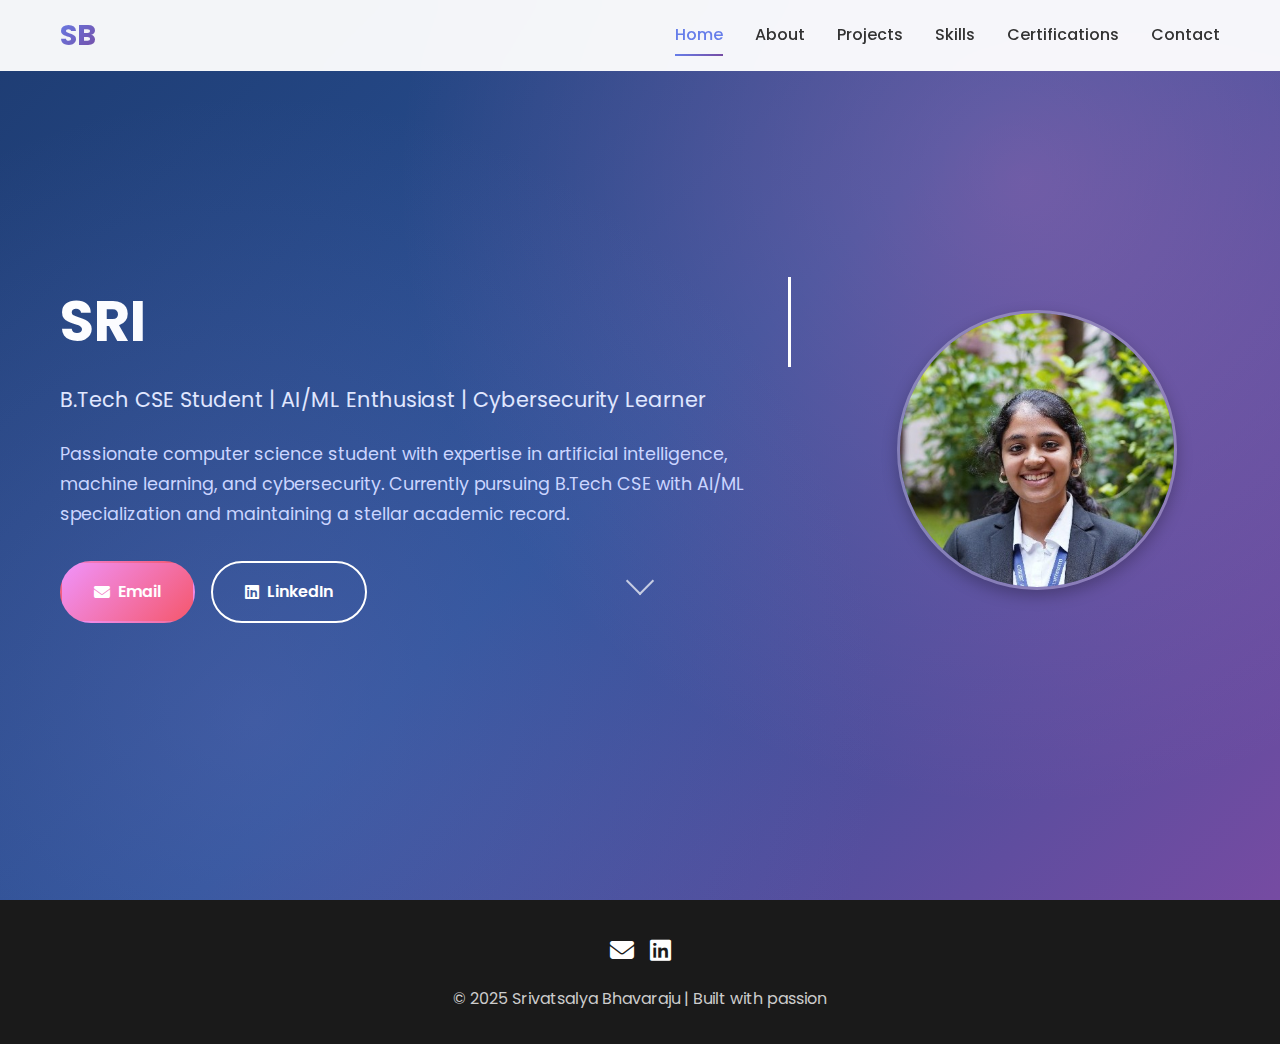
<file: index.html>
<!DOCTYPE html>
<html lang="en">
<head>
    <meta charset="UTF-8">
    <meta name="viewport" content="width=device-width, initial-scale=1.0">
    <title>Srivatsalya Bhavaraju - Portfolio</title>
    <link rel="stylesheet" href="styles.css">
    <link href="https://fonts.googleapis.com/css2?family=Poppins:wght@300;400;500;600;700&display=swap" rel="stylesheet">
    <link rel="stylesheet" href="https://cdnjs.cloudflare.com/ajax/libs/font-awesome/6.4.0/css/all.min.css">
</head>
<body>
    <!-- Navigation -->
    <nav class="navbar">
        <div class="nav-container">
            <div class="nav-logo">
                <a href="index.html">SB</a>
            </div>
            <div class="nav-menu" id="nav-menu">
                <a href="index.html" class="nav-link active">Home</a>
                <a href="about.html" class="nav-link">About</a>
                <a href="projects.html" class="nav-link">Projects</a>
                <a href="skills.html" class="nav-link">Skills</a>
                <a href="certifications.html" class="nav-link">Certifications</a>
                <a href="contact.html" class="nav-link">Contact</a>
            </div>
            <div class="nav-toggle" id="nav-toggle">
                <span class="bar"></span>
                <span class="bar"></span>
                <span class="bar"></span>
            </div>
        </div>
    </nav>

    <!-- Hero Section -->
    <section class="hero">
        <div class="hero-container">
            <div class="hero-content">
                <div class="hero-text">
                    <h1 class="hero-name">SRIVATSALYA BHAVARAJU</h1>
                    <p class="hero-tagline">B.Tech CSE Student | AI/ML Enthusiast | Cybersecurity Learner</p>
                    <p class="hero-intro">
                        Passionate computer science student with expertise in artificial intelligence, 
                        machine learning, and cybersecurity. Currently pursuing B.Tech CSE with AI/ML 
                        specialization and maintaining a stellar academic record.
                    </p>
                    <div class="hero-buttons">
                        <a href="mailto:srivatsalya@example.com" class="btn btn-primary">
                            <i class="fas fa-envelope"></i> Email
                        </a>
                        <a href="https://linkedin.com/in/srivatsalya" target="_blank" class="btn btn-secondary">
                            <i class="fab fa-linkedin"></i> LinkedIn
                        </a>
                    </div>
                </div>
                <div class="hero-image">
                    <img src="./vatsalya_suit_pic_final1.jpg" alt="Profile Picture" class="profile-image large">
                </div>
            </div>
            <div class="scroll-indicator">
                <div class="scroll-arrow"></div>
            </div>
        </div>
    </section>

    <!-- Footer -->
    <footer class="footer">
        <div class="footer-container">
            <div class="footer-content">
                <div class="footer-social">
                    <a href="mailto:srivatsalya@example.com"><i class="fas fa-envelope"></i></a>
                    <a href="https://linkedin.com/in/srivatsalya" target="_blank"><i class="fab fa-linkedin"></i></a>
                </div>
                <p>© 2025 Srivatsalya Bhavaraju | Built with passion</p>
            </div>
        </div>
    </footer>

    <script src="script.js"></script>
</body>
</html>
</file>
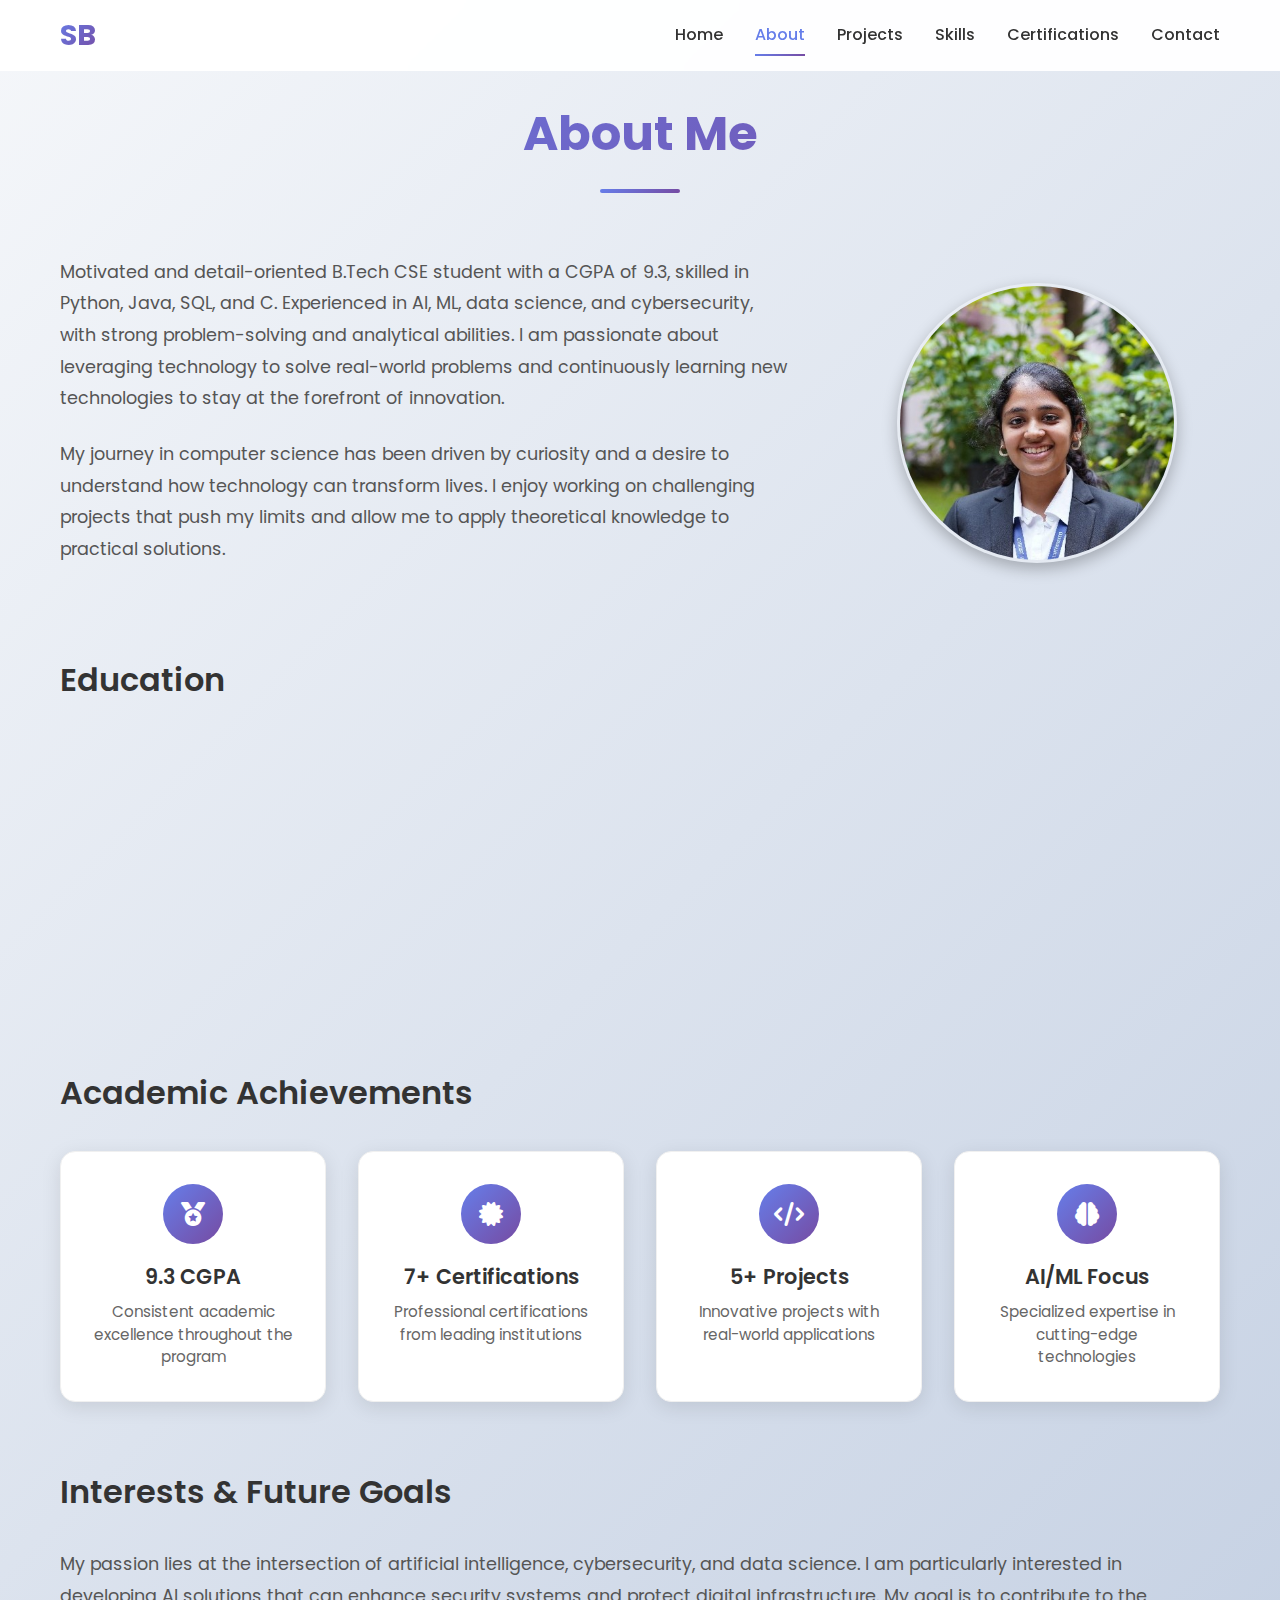
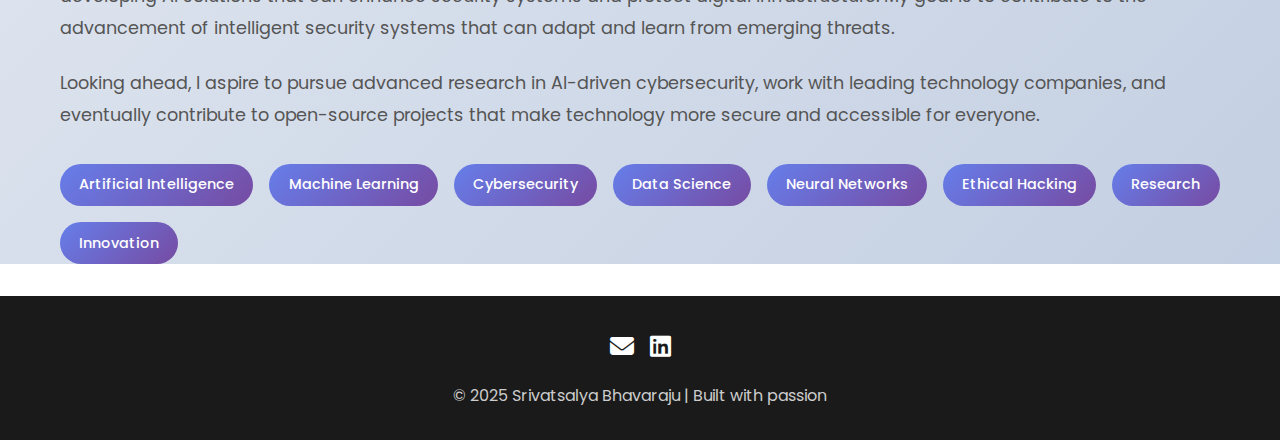
<file: about.html>
<!DOCTYPE html>
<html lang="en">
<head>
    <meta charset="UTF-8">
    <meta name="viewport" content="width=device-width, initial-scale=1.0">
    <title>About - Srivatsalya Bhavaraju</title>
    <link rel="stylesheet" href="styles.css">
    <link href="https://fonts.googleapis.com/css2?family=Poppins:wght@300;400;500;600;700&display=swap" rel="stylesheet">
    <link rel="stylesheet" href="https://cdnjs.cloudflare.com/ajax/libs/font-awesome/6.4.0/css/all.min.css">
</head>
<body>
    <!-- Navigation -->
    <nav class="navbar">
        <div class="nav-container">
            <div class="nav-logo">
                <a href="index.html">SB</a>
            </div>
            <div class="nav-menu" id="nav-menu">
                <a href="index.html" class="nav-link">Home</a>
                <a href="about.html" class="nav-link active">About</a>
                <a href="projects.html" class="nav-link">Projects</a>
                <a href="skills.html" class="nav-link">Skills</a>
                <a href="certifications.html" class="nav-link">Certifications</a>
                <a href="contact.html" class="nav-link">Contact</a>
            </div>
            <div class="nav-toggle" id="nav-toggle">
                <span class="bar"></span>
                <span class="bar"></span>
                <span class="bar"></span>
            </div>
        </div>
    </nav>

    <!-- About Section -->
    <section class="about-section">
        <div class="container">
            <div class="section-header">
                <h1 class="section-title">About Me</h1>
                <div class="section-divider"></div>
            </div>
            
            <div class="about-content">
                <div class="about-text">
                    <p class="about-description">
                        Motivated and detail-oriented B.Tech CSE student with a CGPA of 9.3, skilled in Python, Java, 
                        SQL, and C. Experienced in AI, ML, data science, and cybersecurity, with strong problem-solving 
                        and analytical abilities. I am passionate about leveraging technology to solve real-world problems 
                        and continuously learning new technologies to stay at the forefront of innovation.
                    </p>
                    <p class="about-description">
                        My journey in computer science has been driven by curiosity and a desire to understand how 
                        technology can transform lives. I enjoy working on challenging projects that push my limits 
                        and allow me to apply theoretical knowledge to practical solutions.
                    </p>
                </div>
                <div class="about-image">
                    <img src="./vatsalya_suit_pic_final1.jpg" alt="Profile Picture" class="profile-image large">
                </div>
            </div>

            <!-- Education Timeline -->
            <div class="education-section">
                <h2 class="subsection-title">Education</h2>
                <div class="timeline">
                    <div class="timeline-item">
                        <div class="timeline-marker"></div>
                        <div class="timeline-content">
                            <div class="timeline-header">
                                <h3>CHRIST (Deemed to be University), Bengaluru</h3>
                                <span class="timeline-date">May 2023 – June 2027</span>
                            </div>
                            <p class="timeline-subtitle">B.Tech CSE with AI/ML specialization</p>
                            <p class="timeline-description">CGPA: 9.3/10 (till 2024)</p>
                            <div class="timeline-details">
                                <div class="detail-item">
                                    <i class="fas fa-graduation-cap"></i>
                                    <span>Specialization: Artificial Intelligence & Machine Learning</span>
                                </div>
                                <div class="detail-item">
                                    <i class="fas fa-trophy"></i>
                                    <span>Academic Excellence: Consistent high performance with 9.3 CGPA</span>
                                </div>
                                <div class="detail-item">
                                    <i class="fas fa-book"></i>
                                    <span>Core Subjects: Data Structures, Algorithms, Database Systems, AI/ML</span>
                                </div>
                                <div class="detail-item">
                                    <i class="fas fa-project-diagram"></i>
                                    <span>Focus Areas: Neural Networks, Data Science, Cybersecurity</span>
                                </div>
                            </div>
                        </div>
                    </div>
                </div>
            </div>

            <!-- Academic Achievements -->
            <div class="achievements-section">
                <h2 class="subsection-title">Academic Achievements</h2>
                <div class="achievements-grid">
                    <div class="achievement-card">
                        <div class="achievement-icon">
                            <i class="fas fa-medal"></i>
                        </div>
                        <h3>9.3 CGPA</h3>
                        <p>Consistent academic excellence throughout the program</p>
                    </div>
                    <div class="achievement-card">
                        <div class="achievement-icon">
                            <i class="fas fa-certificate"></i>
                        </div>
                        <h3>7+ Certifications</h3>
                        <p>Professional certifications from leading institutions</p>
                    </div>
                    <div class="achievement-card">
                        <div class="achievement-icon">
                            <i class="fas fa-code"></i>
                        </div>
                        <h3>5+ Projects</h3>
                        <p>Innovative projects with real-world applications</p>
                    </div>
                    <div class="achievement-card">
                        <div class="achievement-icon">
                            <i class="fas fa-brain"></i>
                        </div>
                        <h3>AI/ML Focus</h3>
                        <p>Specialized expertise in cutting-edge technologies</p>
                    </div>
                </div>
            </div>

            <!-- Interests & Goals -->
            <div class="interests-section">
                <h2 class="subsection-title">Interests & Future Goals</h2>
                <div class="interests-content">
                    <div class="interests-text">
                        <p>
                            My passion lies at the intersection of artificial intelligence, cybersecurity, and data science. 
                            I am particularly interested in developing AI solutions that can enhance security systems and 
                            protect digital infrastructure. My goal is to contribute to the advancement of intelligent 
                            security systems that can adapt and learn from emerging threats.
                        </p>
                        <p>
                            Looking ahead, I aspire to pursue advanced research in AI-driven cybersecurity, work with 
                            leading technology companies, and eventually contribute to open-source projects that make 
                            technology more secure and accessible for everyone.
                        </p>
                    </div>
                    <div class="interests-tags">
                        <span class="interest-tag">Artificial Intelligence</span>
                        <span class="interest-tag">Machine Learning</span>
                        <span class="interest-tag">Cybersecurity</span>
                        <span class="interest-tag">Data Science</span>
                        <span class="interest-tag">Neural Networks</span>
                        <span class="interest-tag">Ethical Hacking</span>
                        <span class="interest-tag">Research</span>
                        <span class="interest-tag">Innovation</span>
                    </div>
                </div>
            </div>
        </div>
    </section>

    <!-- Footer -->
    <footer class="footer">
        <div class="footer-container">
            <div class="footer-content">
                <div class="footer-social">
                    <a href="mailto:srivatsalya@example.com"><i class="fas fa-envelope"></i></a>
                    <a href="https://linkedin.com/in/srivatsalya" target="_blank"><i class="fab fa-linkedin"></i></a>
                </div>
                <p>© 2025 Srivatsalya Bhavaraju | Built with passion</p>
            </div>
        </div>
    </footer>

    <script src="script.js"></script>
</body>
</html>
</file>
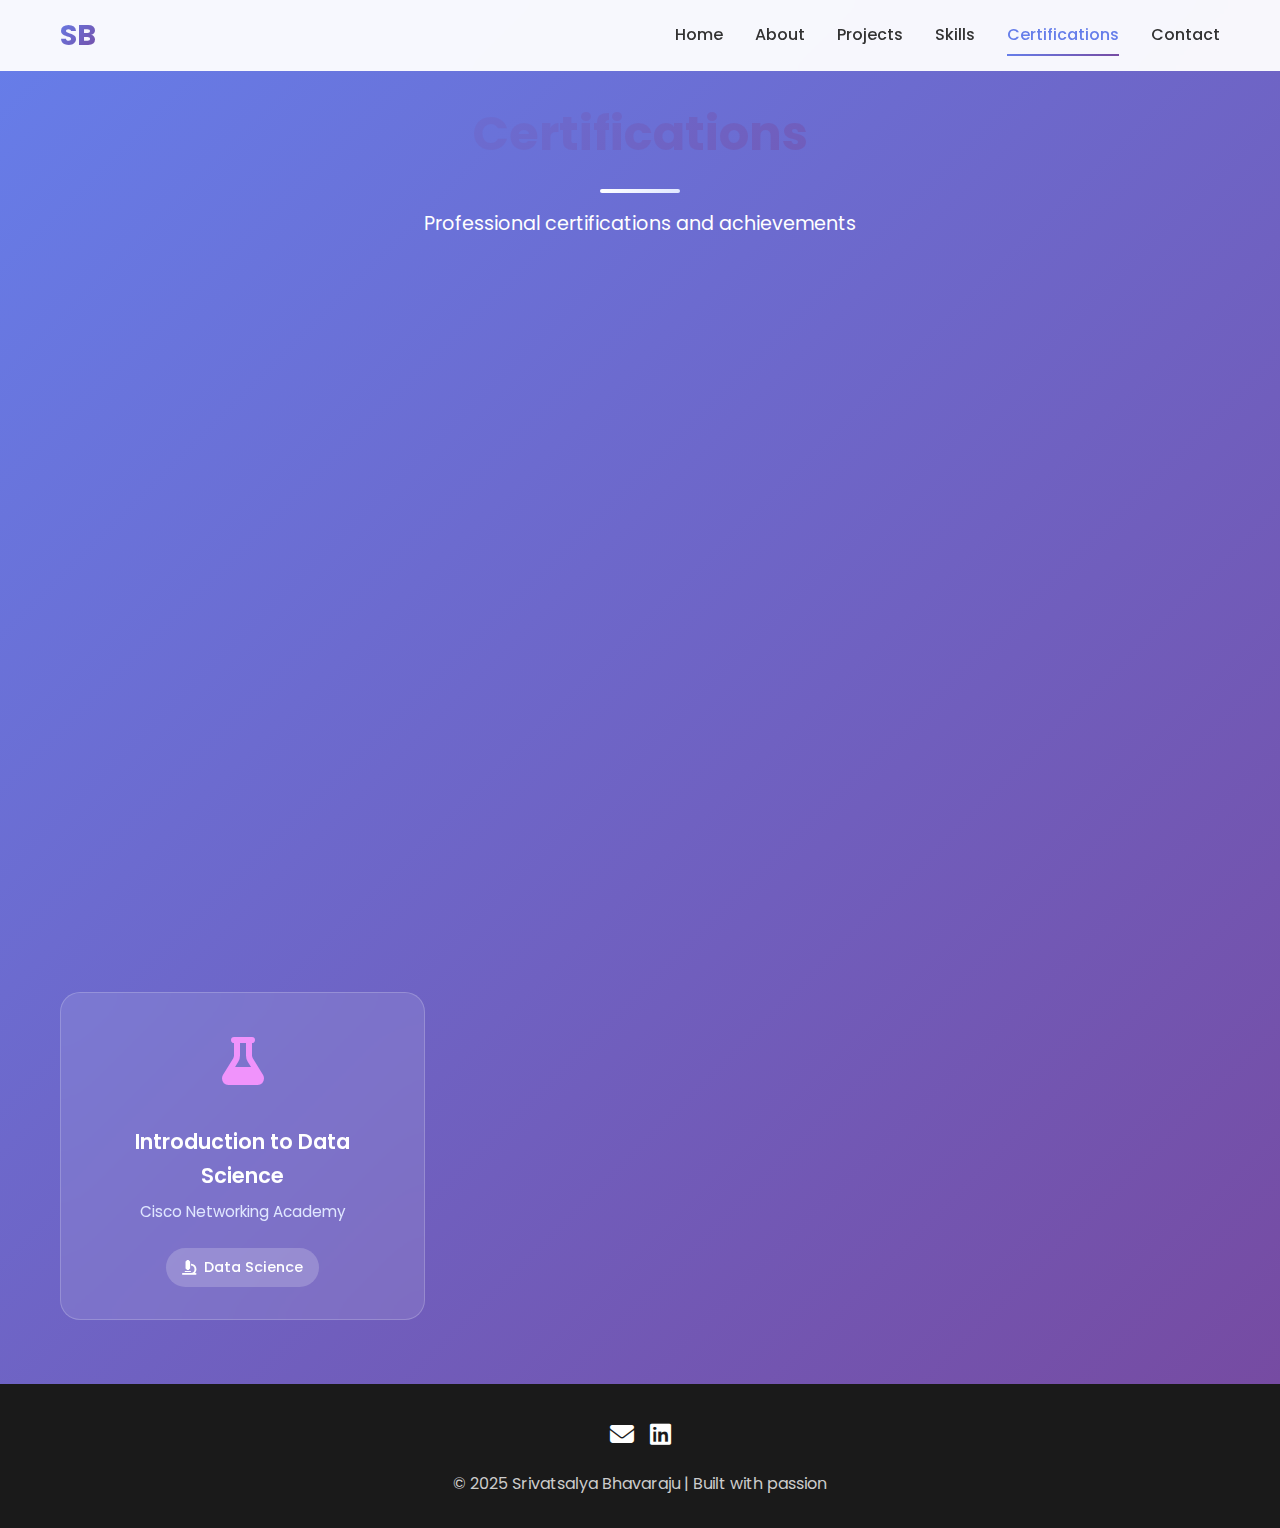
<file: certifications.html>
<!DOCTYPE html>
<html lang="en">
<head>
    <meta charset="UTF-8">
    <meta name="viewport" content="width=device-width, initial-scale=1.0">
    <title>Certifications - Srivatsalya Bhavaraju</title>
    <link rel="stylesheet" href="styles.css">
    <link href="https://fonts.googleapis.com/css2?family=Poppins:wght@300;400;500;600;700&display=swap" rel="stylesheet">
    <link rel="stylesheet" href="https://cdnjs.cloudflare.com/ajax/libs/font-awesome/6.4.0/css/all.min.css">
</head>
<body>
    <!-- Navigation -->
    <nav class="navbar">
        <div class="nav-container">
            <div class="nav-logo">
                <a href="index.html">SB</a>
            </div>
            <div class="nav-menu" id="nav-menu">
                <a href="index.html" class="nav-link">Home</a>
                <a href="about.html" class="nav-link">About</a>
                <a href="projects.html" class="nav-link">Projects</a>
                <a href="skills.html" class="nav-link">Skills</a>
                <a href="certifications.html" class="nav-link active">Certifications</a>
                <a href="contact.html" class="nav-link">Contact</a>
            </div>
            <div class="nav-toggle" id="nav-toggle">
                <span class="bar"></span>
                <span class="bar"></span>
                <span class="bar"></span>
            </div>
        </div>
    </nav>

    <!-- Certifications Section -->
    <section class="certifications-section">
        <div class="container">
            <div class="section-header">
                <h1 class="section-title">Certifications</h1>
                <div class="section-divider"></div>
                <p class="section-subtitle">Professional certifications and achievements</p>
            </div>
            
            <div class="certifications-grid">
                <div class="certification-card">
                    <div class="cert-icon">
                        <i class="fas fa-database"></i>
                    </div>
                    <div class="cert-content">
                        <h3 class="cert-title">MS SQL Developer</h3>
                        <p class="cert-provider">Intellipaat (IIT Madras)</p>
                        <div class="cert-badge">
                            <i class="fas fa-certificate"></i>
                            <span>Database Specialist</span>
                        </div>
                    </div>
                </div>

                <div class="certification-card">
                    <div class="cert-icon">
                        <i class="fab fa-python"></i>
                    </div>
                    <div class="cert-content">
                        <h3 class="cert-title">Python Programming</h3>
                        <p class="cert-provider">Udemy</p>
                        <div class="cert-badge">
                            <i class="fas fa-code"></i>
                            <span>Programming Expert</span>
                        </div>
                    </div>
                </div>

                <div class="certification-card">
                    <div class="cert-icon">
                        <i class="fas fa-graduation-cap"></i>
                    </div>
                    <div class="cert-content">
                        <h3 class="cert-title">MOOC in Python Programming</h3>
                        <p class="cert-provider">Christ MOOC</p>
                        <div class="cert-badge">
                            <i class="fas fa-award"></i>
                            <span>Academic Achievement</span>
                        </div>
                    </div>
                </div>

                <div class="certification-card">
                    <div class="cert-icon">
                        <i class="fas fa-desktop"></i>
                    </div>
                    <div class="cert-content">
                        <h3 class="cert-title">Operating Systems</h3>
                        <p class="cert-provider">Christ MOOC</p>
                        <div class="cert-badge">
                            <i class="fas fa-cogs"></i>
                            <span>System Knowledge</span>
                        </div>
                    </div>
                </div>

                <div class="certification-card">
                    <div class="cert-icon">
                        <i class="fas fa-robot"></i>
                    </div>
                    <div class="cert-content">
                        <h3 class="cert-title">AI and ML Concepts</h3>
                        <p class="cert-provider">Cisco Networking Academy</p>
                        <div class="cert-badge">
                            <i class="fas fa-brain"></i>
                            <span>AI/ML Certified</span>
                        </div>
                    </div>
                </div>

                <div class="certification-card">
                    <div class="cert-icon">
                        <i class="fas fa-chart-bar"></i>
                    </div>
                    <div class="cert-content">
                        <h3 class="cert-title">Basics of Analytics</h3>
                        <p class="cert-provider">Cisco Networking Academy</p>
                        <div class="cert-badge">
                            <i class="fas fa-analytics"></i>
                            <span>Analytics Expert</span>
                        </div>
                    </div>
                </div>

                <div class="certification-card">
                    <div class="cert-icon">
                        <i class="fas fa-flask"></i>
                    </div>
                    <div class="cert-content">
                        <h3 class="cert-title">Introduction to Data Science</h3>
                        <p class="cert-provider">Cisco Networking Academy</p>
                        <div class="cert-badge">
                            <i class="fas fa-microscope"></i>
                            <span>Data Science</span>
                        </div>
                    </div>
                </div>
            </div>
        </div>
    </section>

    <!-- Footer -->
    <footer class="footer">
        <div class="footer-container">
            <div class="footer-content">
                <div class="footer-social">
                    <a href="mailto:srivatsalya@example.com"><i class="fas fa-envelope"></i></a>
                    <a href="https://linkedin.com/in/srivatsalya" target="_blank"><i class="fab fa-linkedin"></i></a>
                </div>
                <p>© 2025 Srivatsalya Bhavaraju | Built with passion</p>
            </div>
        </div>
    </footer>

    <script src="script.js"></script>
</body>
</html>
</file>
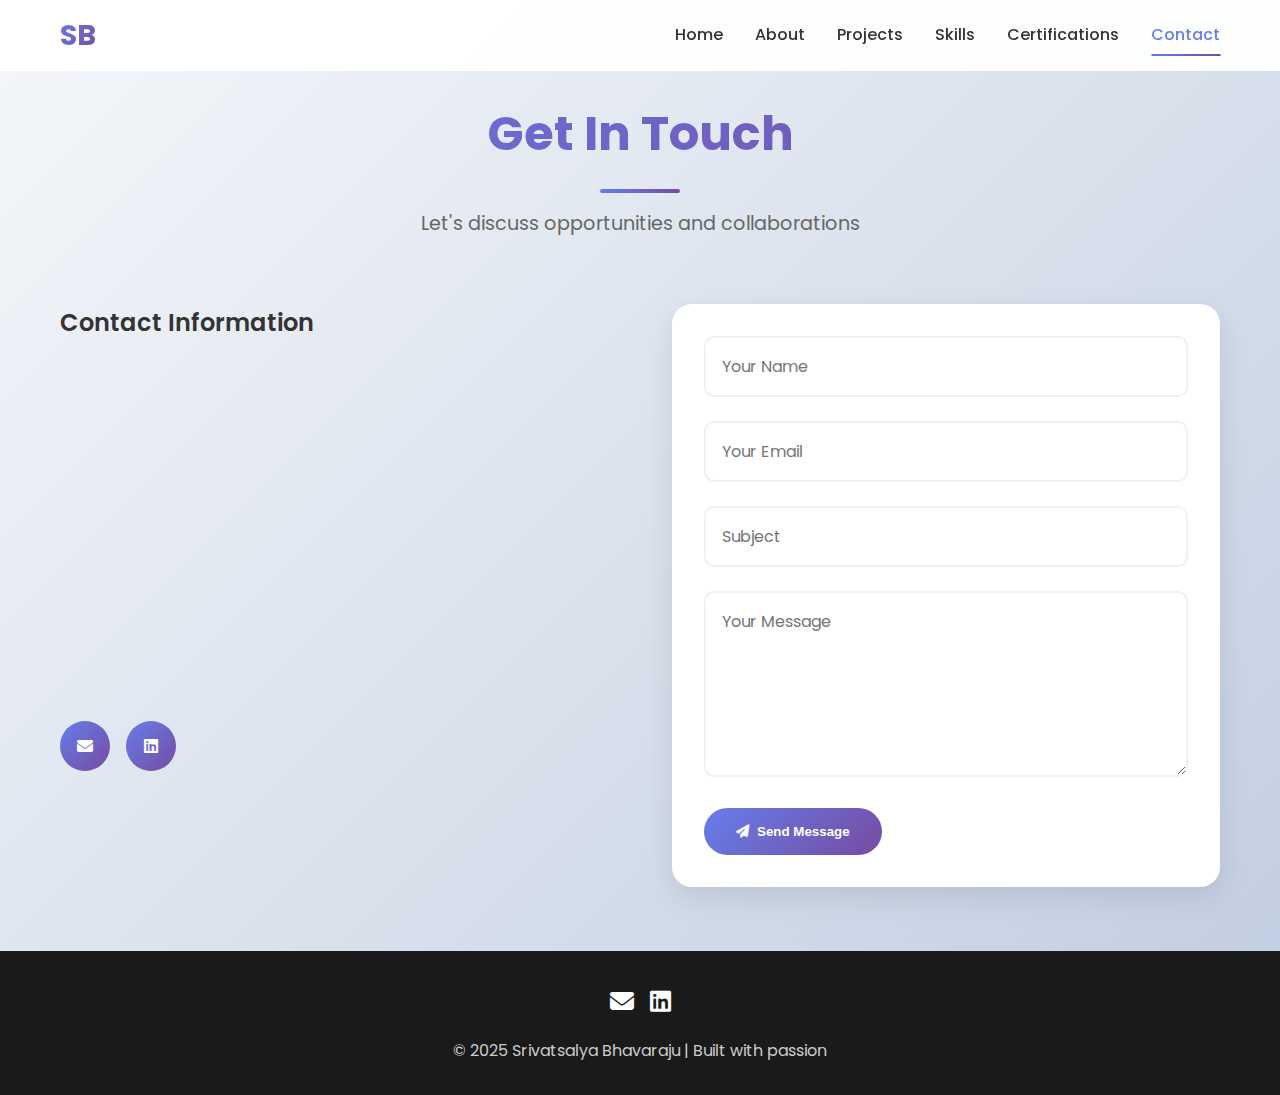
<file: contact.html>
<!DOCTYPE html>
<html lang="en">
<head>
    <meta charset="UTF-8">
    <meta name="viewport" content="width=device-width, initial-scale=1.0">
    <title>Contact - Srivatsalya Bhavaraju</title>
    <link rel="stylesheet" href="styles.css">
    <link href="https://fonts.googleapis.com/css2?family=Poppins:wght@300;400;500;600;700&display=swap" rel="stylesheet">
    <link rel="stylesheet" href="https://cdnjs.cloudflare.com/ajax/libs/font-awesome/6.4.0/css/all.min.css">
</head>
<body>
    <!-- Navigation -->
    <nav class="navbar">
        <div class="nav-container">
            <div class="nav-logo">
                <a href="index.html">SB</a>
            </div>
            <div class="nav-menu" id="nav-menu">
                <a href="index.html" class="nav-link">Home</a>
                <a href="about.html" class="nav-link">About</a>
                <a href="projects.html" class="nav-link">Projects</a>
                <a href="skills.html" class="nav-link">Skills</a>
                <a href="certifications.html" class="nav-link">Certifications</a>
                <a href="contact.html" class="nav-link active">Contact</a>
            </div>
            <div class="nav-toggle" id="nav-toggle">
                <span class="bar"></span>
                <span class="bar"></span>
                <span class="bar"></span>
            </div>
        </div>
    </nav>

    <!-- Contact Section -->
    <section class="contact-section">
        <div class="container">
            <div class="section-header">
                <h1 class="section-title">Get In Touch</h1>
                <div class="section-divider"></div>
                <p class="section-subtitle">Let's discuss opportunities and collaborations</p>
            </div>
            
            <div class="contact-content">
                <div class="contact-info">
                    <h3>Contact Information</h3>
                    <div class="contact-item">
                        <div class="contact-icon">
                            <i class="fas fa-envelope"></i>
                        </div>
                        <div class="contact-details">
                            <h4>Email</h4>
                            <p>srivatsalya@example.com</p>
                        </div>
                    </div>
                    <div class="contact-item">
                        <div class="contact-icon">
                            <i class="fab fa-linkedin"></i>
                        </div>
                        <div class="contact-details">
                            <h4>LinkedIn</h4>
                            <p>linkedin.com/in/srivatsalya</p>
                        </div>
                    </div>
                    <div class="contact-item">
                        <div class="contact-icon">
                            <i class="fas fa-map-marker-alt"></i>
                        </div>
                        <div class="contact-details">
                            <h4>Location</h4>
                            <p>Bengaluru, Karnataka</p>
                        </div>
                    </div>
                    
                    <div class="contact-social">
                        <a href="mailto:srivatsalya@example.com" class="social-link">
                            <i class="fas fa-envelope"></i>
                        </a>
                        <a href="https://linkedin.com/in/srivatsalya" target="_blank" class="social-link">
                            <i class="fab fa-linkedin"></i>
                        </a>
                    </div>
                </div>

                <div class="contact-form-container">
                    <form class="contact-form" id="contactForm">
                        <div class="form-group">
                            <input type="text" id="name" name="name" placeholder="Your Name" required>
                        </div>
                        <div class="form-group">
                            <input type="email" id="email" name="email" placeholder="Your Email" required>
                        </div>
                        <div class="form-group">
                            <input type="text" id="subject" name="subject" placeholder="Subject" required>
                        </div>
                        <div class="form-group">
                            <textarea id="message" name="message" rows="6" placeholder="Your Message" required></textarea>
                        </div>
                        <button type="submit" class="btn btn-primary submit-btn">
                            <i class="fas fa-paper-plane"></i>
                            Send Message
                        </button>
                    </form>
                    
                    <div id="formMessage" class="form-message"></div>
                </div>
            </div>
        </div>
    </section>

    <!-- Footer -->
    <footer class="footer">
        <div class="footer-container">
            <div class="footer-content">
                <div class="footer-social">
                    <a href="mailto:srivatsalya@example.com"><i class="fas fa-envelope"></i></a>
                    <a href="https://linkedin.com/in/srivatsalya" target="_blank"><i class="fab fa-linkedin"></i></a>
                </div>
                <p>© 2025 Srivatsalya Bhavaraju | Built with passion</p>
            </div>
        </div>
    </footer>

    <script src="script.js"></script>
</body>
</html>
</file>
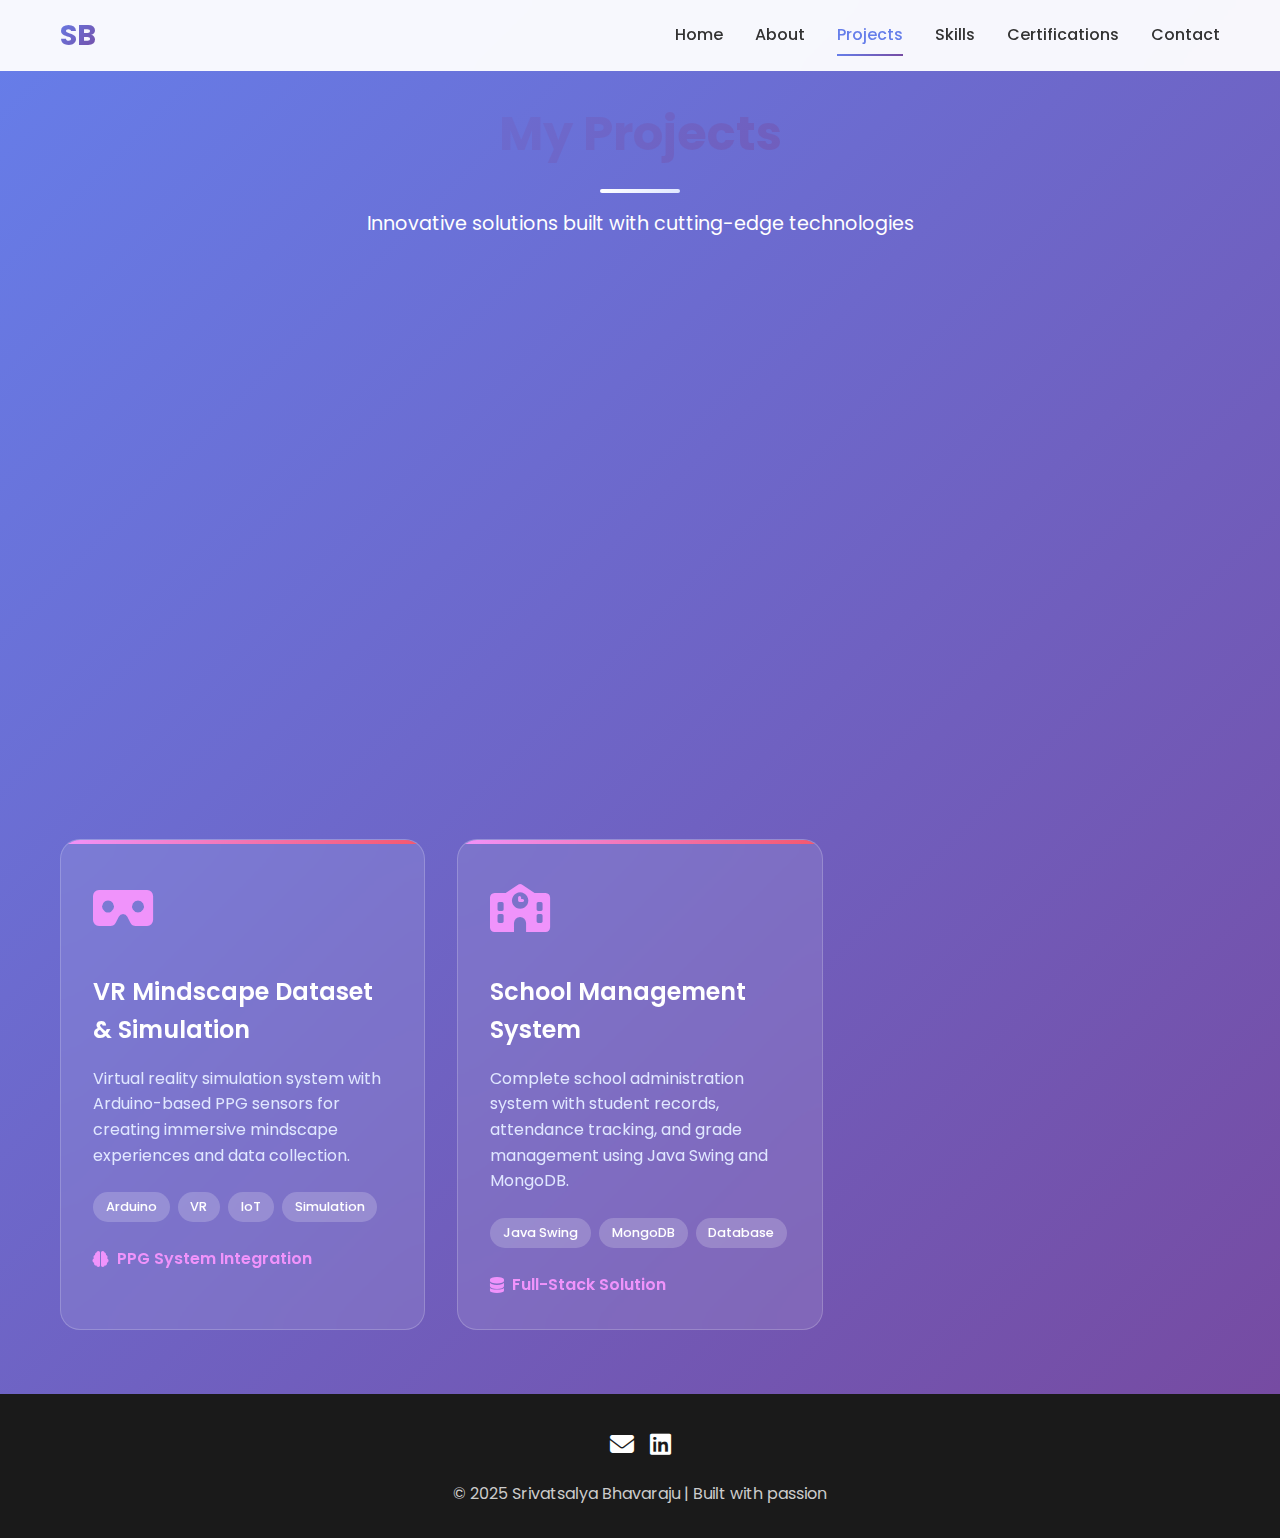
<file: projects.html>
<!DOCTYPE html>
<html lang="en">
<head>
    <meta charset="UTF-8">
    <meta name="viewport" content="width=device-width, initial-scale=1.0">
    <title>Projects - Srivatsalya Bhavaraju</title>
    <link rel="stylesheet" href="styles.css">
    <link href="https://fonts.googleapis.com/css2?family=Poppins:wght@300;400;500;600;700&display=swap" rel="stylesheet">
    <link rel="stylesheet" href="https://cdnjs.cloudflare.com/ajax/libs/font-awesome/6.4.0/css/all.min.css">
</head>
<body>
    <!-- Navigation -->
    <nav class="navbar">
        <div class="nav-container">
            <div class="nav-logo">
                <a href="index.html">SB</a>
            </div>
            <div class="nav-menu" id="nav-menu">
                <a href="index.html" class="nav-link">Home</a>
                <a href="about.html" class="nav-link">About</a>
                <a href="projects.html" class="nav-link active">Projects</a>
                <a href="skills.html" class="nav-link">Skills</a>
                <a href="certifications.html" class="nav-link">Certifications</a>
                <a href="contact.html" class="nav-link">Contact</a>
            </div>
            <div class="nav-toggle" id="nav-toggle">
                <span class="bar"></span>
                <span class="bar"></span>
                <span class="bar"></span>
            </div>
        </div>
    </nav>

    <!-- Projects Section -->
    <section class="projects-section">
        <div class="container">
            <div class="section-header">
                <h1 class="section-title">My Projects</h1>
                <div class="section-divider"></div>
                <p class="section-subtitle">Innovative solutions built with cutting-edge technologies</p>
            </div>
            
            <div class="projects-grid">
                <div class="project-card">
                    <div class="project-icon">
                        <i class="fas fa-chart-line"></i>
                    </div>
                    <h3 class="project-title">COVID-19 Trend Analysis & Prediction</h3>
                    <p class="project-description">
                        Machine learning model for analyzing COVID-19 trends and predicting future patterns 
                        using historical data and statistical algorithms.
                    </p>
                    <div class="project-tags">
                        <span class="tag">Python</span>
                        <span class="tag">Machine Learning</span>
                        <span class="tag">Data Analysis</span>
                    </div>
                    <div class="project-achievement">
                        <i class="fas fa-trophy"></i>
                        <span>90% Accuracy Achieved</span>
                    </div>
                </div>

                <div class="project-card">
                    <div class="project-icon">
                        <i class="fas fa-phone"></i>
                    </div>
                    <h3 class="project-title">Phone Directory System</h3>
                    <p class="project-description">
                        Efficient phone directory system using Binary Search Tree data structure 
                        for optimized contact lookup and management.
                    </p>
                    <div class="project-tags">
                        <span class="tag">Data Structures</span>
                        <span class="tag">BST</span>
                        <span class="tag">Algorithms</span>
                    </div>
                    <div class="project-achievement">
                        <i class="fas fa-rocket"></i>
                        <span>40% Faster Search</span>
                    </div>
                </div>

                <div class="project-card">
                    <div class="project-icon">
                        <i class="fas fa-book"></i>
                    </div>
                    <h3 class="project-title">Library Management System</h3>
                    <p class="project-description">
                        Comprehensive library management application built with Java Swing, 
                        featuring book tracking, member management, and automated processes.
                    </p>
                    <div class="project-tags">
                        <span class="tag">Java</span>
                        <span class="tag">Swing</span>
                        <span class="tag">GUI</span>
                    </div>
                    <div class="project-achievement">
                        <i class="fas fa-tachometer-alt"></i>
                        <span>30% Speed Improvement</span>
                    </div>
                </div>

                <div class="project-card">
                    <div class="project-icon">
                        <i class="fas fa-vr-cardboard"></i>
                    </div>
                    <h3 class="project-title">VR Mindscape Dataset & Simulation</h3>
                    <p class="project-description">
                        Virtual reality simulation system with Arduino-based PPG sensors 
                        for creating immersive mindscape experiences and data collection.
                    </p>
                    <div class="project-tags">
                        <span class="tag">Arduino</span>
                        <span class="tag">VR</span>
                        <span class="tag">IoT</span>
                        <span class="tag">Simulation</span>
                    </div>
                    <div class="project-achievement">
                        <i class="fas fa-brain"></i>
                        <span>PPG System Integration</span>
                    </div>
                </div>

                <div class="project-card">
                    <div class="project-icon">
                        <i class="fas fa-school"></i>
                    </div>
                    <h3 class="project-title">School Management System</h3>
                    <p class="project-description">
                        Complete school administration system with student records, attendance tracking, 
                        and grade management using Java Swing and MongoDB.
                    </p>
                    <div class="project-tags">
                        <span class="tag">Java Swing</span>
                        <span class="tag">MongoDB</span>
                        <span class="tag">Database</span>
                    </div>
                    <div class="project-achievement">
                        <i class="fas fa-database"></i>
                        <span>Full-Stack Solution</span>
                    </div>
                </div>
            </div>
        </div>
    </section>

    <!-- Footer -->
    <footer class="footer">
        <div class="footer-container">
            <div class="footer-content">
                <div class="footer-social">
                    <a href="mailto:srivatsalya@example.com"><i class="fas fa-envelope"></i></a>
                    <a href="https://linkedin.com/in/srivatsalya" target="_blank"><i class="fab fa-linkedin"></i></a>
                </div>
                <p>© 2025 Srivatsalya Bhavaraju | Built with passion</p>
            </div>
        </div>
    </footer>

    <script src="script.js"></script>
</body>
</html>
</file>
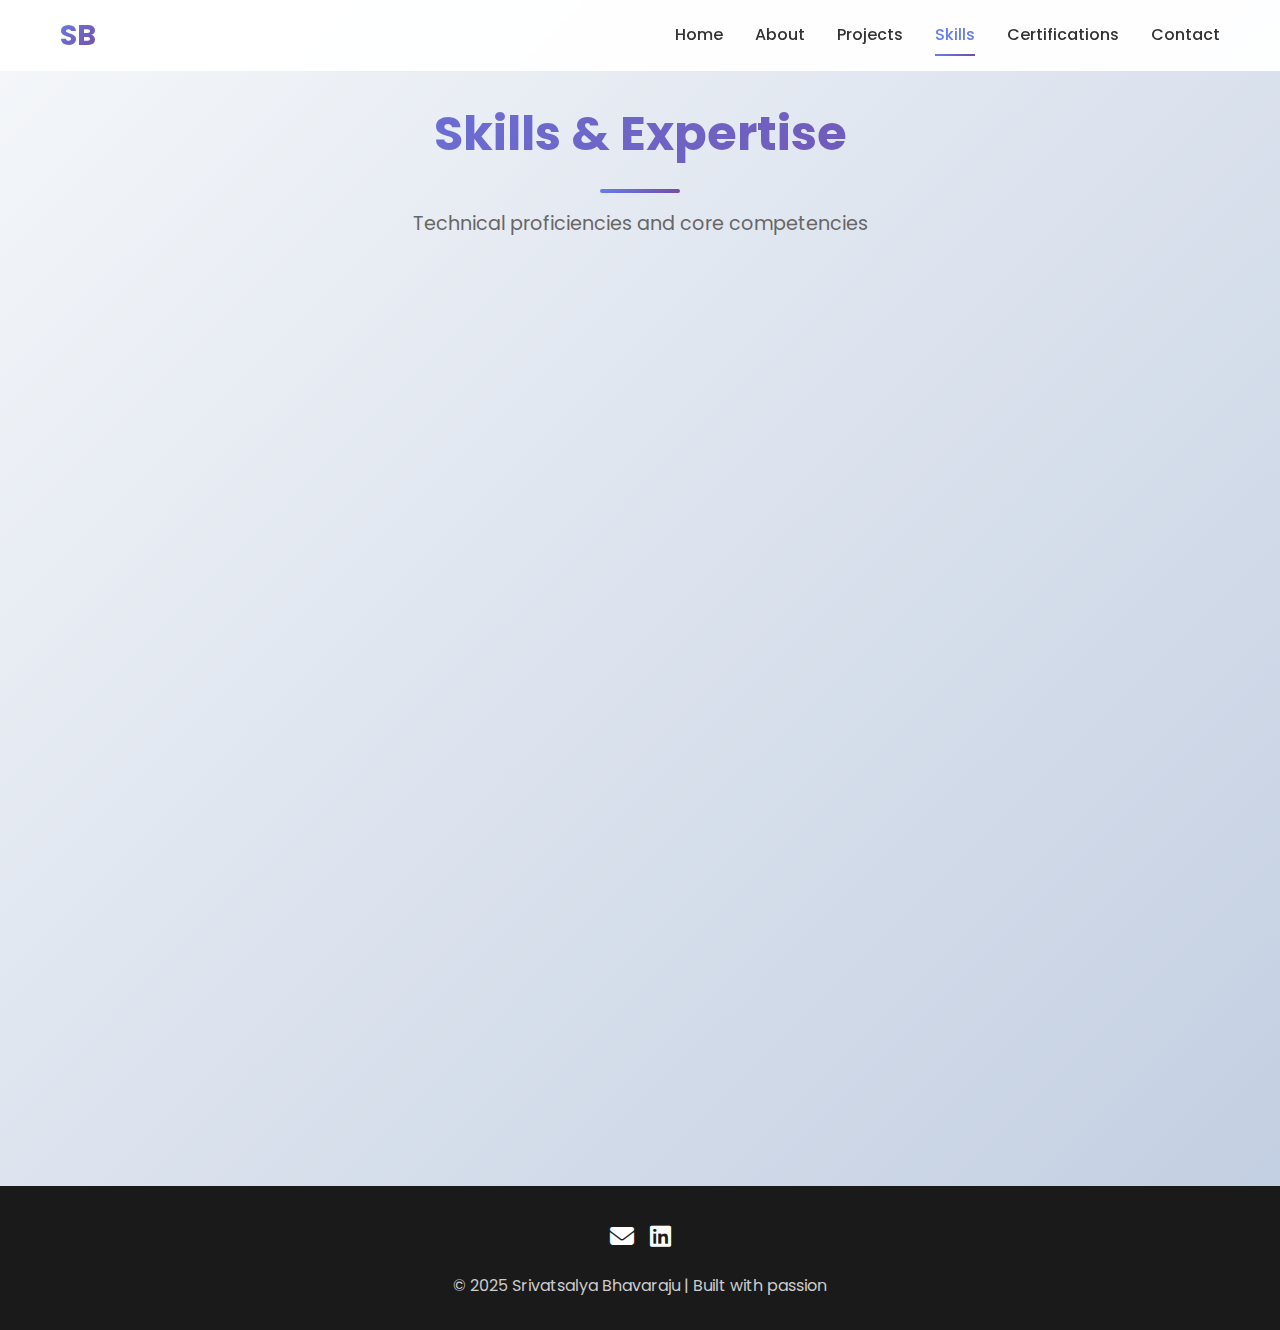
<file: skills.html>
<!DOCTYPE html>
<html lang="en">
<head>
    <meta charset="UTF-8">
    <meta name="viewport" content="width=device-width, initial-scale=1.0">
    <title>Skills - Srivatsalya Bhavaraju</title>
    <link rel="stylesheet" href="styles.css">
    <link href="https://fonts.googleapis.com/css2?family=Poppins:wght@300;400;500;600;700&display=swap" rel="stylesheet">
    <link rel="stylesheet" href="https://cdnjs.cloudflare.com/ajax/libs/font-awesome/6.4.0/css/all.min.css">
</head>
<body>
    <!-- Navigation -->
    <nav class="navbar">
        <div class="nav-container">
            <div class="nav-logo">
                <a href="index.html">SB</a>
            </div>
            <div class="nav-menu" id="nav-menu">
                <a href="index.html" class="nav-link">Home</a>
                <a href="about.html" class="nav-link">About</a>
                <a href="projects.html" class="nav-link">Projects</a>
                <a href="skills.html" class="nav-link active">Skills</a>
                <a href="certifications.html" class="nav-link">Certifications</a>
                <a href="contact.html" class="nav-link">Contact</a>
            </div>
            <div class="nav-toggle" id="nav-toggle">
                <span class="bar"></span>
                <span class="bar"></span>
                <span class="bar"></span>
            </div>
        </div>
    </nav>

    <!-- Skills Section -->
    <section class="skills-section">
        <div class="container">
            <div class="section-header">
                <h1 class="section-title">Skills & Expertise</h1>
                <div class="section-divider"></div>
                <p class="section-subtitle">Technical proficiencies and core competencies</p>
            </div>
            
            <div class="skills-grid">
                <div class="skill-category">
                    <div class="category-header">
                        <i class="fas fa-code"></i>
                        <h3>Programming Languages</h3>
                    </div>
                    <div class="skills-list">
                        <div class="skill-item">
                            <div class="skill-info">
                                <span class="skill-name">Python</span>
                                <span class="skill-level">90%</span>
                            </div>
                            <div class="skill-bar">
                                <div class="skill-progress" data-width="90%"></div>
                            </div>
                        </div>
                        <div class="skill-item">
                            <div class="skill-info">
                                <span class="skill-name">Java</span>
                                <span class="skill-level">85%</span>
                            </div>
                            <div class="skill-bar">
                                <div class="skill-progress" data-width="85%"></div>
                            </div>
                        </div>
                        <div class="skill-item">
                            <div class="skill-info">
                                <span class="skill-name">SQL</span>
                                <span class="skill-level">80%</span>
                            </div>
                            <div class="skill-bar">
                                <div class="skill-progress" data-width="80%"></div>
                            </div>
                        </div>
                        <div class="skill-item">
                            <div class="skill-info">
                                <span class="skill-name">C</span>
                                <span class="skill-level">75%</span>
                            </div>
                            <div class="skill-bar">
                                <div class="skill-progress" data-width="75%"></div>
                            </div>
                        </div>
                    </div>
                </div>

                <div class="skill-category">
                    <div class="category-header">
                        <i class="fas fa-brain"></i>
                        <h3>AI/ML & Data Science</h3>
                    </div>
                    <div class="skills-list">
                        <div class="skill-item">
                            <div class="skill-info">
                                <span class="skill-name">Machine Learning</span>
                                <span class="skill-level">85%</span>
                            </div>
                            <div class="skill-bar">
                                <div class="skill-progress" data-width="85%"></div>
                            </div>
                        </div>
                        <div class="skill-item">
                            <div class="skill-info">
                                <span class="skill-name">Neural Networks</span>
                                <span class="skill-level">80%</span>
                            </div>
                            <div class="skill-bar">
                                <div class="skill-progress" data-width="80%"></div>
                            </div>
                        </div>
                        <div class="skill-item">
                            <div class="skill-info">
                                <span class="skill-name">Data Analysis</span>
                                <span class="skill-level">85%</span>
                            </div>
                            <div class="skill-bar">
                                <div class="skill-progress" data-width="85%"></div>
                            </div>
                        </div>
                        <div class="skill-item">
                            <div class="skill-info">
                                <span class="skill-name">Algorithms</span>
                                <span class="skill-level">80%</span>
                            </div>
                            <div class="skill-bar">
                                <div class="skill-progress" data-width="80%"></div>
                            </div>
                        </div>
                    </div>
                </div>

                <div class="skill-category">
                    <div class="category-header">
                        <i class="fas fa-database"></i>
                        <h3>Database & Tools</h3>
                    </div>
                    <div class="skills-list">
                        <div class="skill-item">
                            <div class="skill-info">
                                <span class="skill-name">MS SQL Server</span>
                                <span class="skill-level">85%</span>
                            </div>
                            <div class="skill-bar">
                                <div class="skill-progress" data-width="85%"></div>
                            </div>
                        </div>
                        <div class="skill-item">
                            <div class="skill-info">
                                <span class="skill-name">MongoDB</span>
                                <span class="skill-level">75%</span>
                            </div>
                            <div class="skill-bar">
                                <div class="skill-progress" data-width="75%"></div>
                            </div>
                        </div>
                        <div class="skill-item">
                            <div class="skill-info">
                                <span class="skill-name">Git</span>
                                <span class="skill-level">80%</span>
                            </div>
                            <div class="skill-bar">
                                <div class="skill-progress" data-width="80%"></div>
                            </div>
                        </div>
                        <div class="skill-item">
                            <div class="skill-info">
                                <span class="skill-name">VS Code</span>
                                <span class="skill-level">90%</span>
                            </div>
                            <div class="skill-bar">
                                <div class="skill-progress" data-width="90%"></div>
                            </div>
                        </div>
                    </div>
                </div>

                <div class="skill-category">
                    <div class="category-header">
                        <i class="fas fa-shield-alt"></i>
                        <h3>Cybersecurity</h3>
                    </div>
                    <div class="skills-list">
                        <div class="skill-item">
                            <div class="skill-info">
                                <span class="skill-name">Ethical Hacking</span>
                                <span class="skill-level">75%</span>
                            </div>
                            <div class="skill-bar">
                                <div class="skill-progress" data-width="75%"></div>
                            </div>
                        </div>
                        <div class="skill-item">
                            <div class="skill-info">
                                <span class="skill-name">Network Security</span>
                                <span class="skill-level">70%</span>
                            </div>
                            <div class="skill-bar">
                                <div class="skill-progress" data-width="70%"></div>
                            </div>
                        </div>
                        <div class="skill-item">
                            <div class="skill-info">
                                <span class="skill-name">Security Analysis</span>
                                <span class="skill-level">75%</span>
                            </div>
                            <div class="skill-bar">
                                <div class="skill-progress" data-width="75%"></div>
                            </div>
                        </div>
                    </div>
                </div>
            </div>
        </div>
    </section>

    <!-- Footer -->
    <footer class="footer">
        <div class="footer-container">
            <div class="footer-content">
                <div class="footer-social">
                    <a href="mailto:srivatsalya@example.com"><i class="fas fa-envelope"></i></a>
                    <a href="https://linkedin.com/in/srivatsalya" target="_blank"><i class="fab fa-linkedin"></i></a>
                </div>
                <p>© 2025 Srivatsalya Bhavaraju | Built with passion</p>
            </div>
        </div>
    </footer>

    <script src="script.js"></script>
</body>
</html>
</file>
<file: styles.css>
/* Global Styles */
* {
    margin: 0;
    padding: 0;
    box-sizing: border-box;
}

body {
    font-family: 'Poppins', sans-serif;
    line-height: 1.6;
    color: #333;
    overflow-x: hidden;
}

.container {
    max-width: 1200px;
    margin: 0 auto;
    padding: 0 20px;
}

/* Navigation */
.navbar {
    position: fixed;
    top: 0;
    width: 100%;
    background: rgba(255, 255, 255, 0.95);
    backdrop-filter: blur(10px);
    border-bottom: 1px solid rgba(255, 255, 255, 0.1);
    z-index: 1000;
    transition: all 0.3s ease;
}

.nav-container {
    max-width: 1200px;
    margin: 0 auto;
    padding: 0 20px;
    display: flex;
    justify-content: space-between;
    align-items: center;
    height: 70px;
}

.nav-logo a {
    font-size: 1.8rem;
    font-weight: 700;
    color: #4a148c;
    text-decoration: none;
    background: linear-gradient(135deg, #667eea 0%, #764ba2 100%);
    -webkit-background-clip: text;
    -webkit-text-fill-color: transparent;
    background-clip: text;
}

.nav-menu {
    display: flex;
    gap: 2rem;
}

.nav-link {
    color: #333;
    text-decoration: none;
    font-weight: 500;
    transition: all 0.3s ease;
    position: relative;
    padding: 0.5rem 0;
}

.nav-link::after {
    content: '';
    position: absolute;
    width: 0;
    height: 2px;
    bottom: 0;
    left: 50%;
    background: linear-gradient(135deg, #667eea 0%, #764ba2 100%);
    transition: all 0.3s ease;
    transform: translateX(-50%);
}

.nav-link:hover::after,
.nav-link.active::after {
    width: 100%;
}

.nav-link:hover,
.nav-link.active {
    color: #667eea;
}

.nav-toggle {
    display: none;
    flex-direction: column;
    cursor: pointer;
}

.bar {
    width: 25px;
    height: 3px;
    background: #333;
    margin: 3px 0;
    transition: 0.3s;
}

/* Hero Section */
.hero {
    min-height: 100vh;
    background: linear-gradient(135deg, #1e3c72 0%, #2a5298 50%, #764ba2 100%);
    display: flex;
    align-items: center;
    position: relative;
    overflow: hidden;
}

.hero::before {
    content: '';
    position: absolute;
    top: 0;
    left: 0;
    right: 0;
    bottom: 0;
    background: 
        radial-gradient(circle at 20% 80%, rgba(120, 119, 198, 0.3) 0%, transparent 50%),
        radial-gradient(circle at 80% 20%, rgba(255, 119, 198, 0.3) 0%, transparent 50%);
    animation: float 6s ease-in-out infinite;
}

@keyframes float {
    0%, 100% { transform: translateY(0px); }
    50% { transform: translateY(-10px); }
}

.hero-container {
    position: relative;
    z-index: 2;
    width: 100%;
    max-width: 1200px;
    margin: 0 auto;
    padding: 0 20px;
}

.hero-content {
    display: grid;
    grid-template-columns: 2fr 1fr;
    gap: 4rem;
    align-items: center;
}

.hero-text {
    color: white;
}

.hero-name {
    font-size: 3.5rem;
    font-weight: 700;
    margin-bottom: 1rem;
    background: linear-gradient(135deg, #ffffff 0%, #e0e7ff 100%);
    -webkit-background-clip: text;
    -webkit-text-fill-color: transparent;
    background-clip: text;
    animation: slideInLeft 0.8s ease;
}

.hero-tagline {
    font-size: 1.3rem;
    font-weight: 400;
    margin-bottom: 1.5rem;
    color: #e0e7ff;
    animation: slideInLeft 0.8s ease 0.2s both;
}

.hero-intro {
    font-size: 1.1rem;
    line-height: 1.7;
    margin-bottom: 2rem;
    color: #cbd5ff;
    animation: slideInLeft 0.8s ease 0.4s both;
}

.hero-buttons {
    display: flex;
    gap: 1rem;
    animation: slideInUp 0.8s ease 0.6s both;
}

.btn {
    display: inline-flex;
    align-items: center;
    gap: 0.5rem;
    padding: 1rem 2rem;
    text-decoration: none;
    border-radius: 50px;
    font-weight: 600;
    transition: all 0.3s ease;
    border: 2px solid transparent;
}

.btn-primary {
    background: linear-gradient(135deg, #f093fb 0%, #f5576c 100%);
    color: white;
}

.btn-primary:hover {
    transform: translateY(-2px);
    box-shadow: 0 10px 30px rgba(240, 147, 251, 0.3);
}

.btn-secondary {
    background: transparent;
    color: white;
    border-color: white;
}

.btn-secondary:hover {
    background: white;
    color: #333;
    transform: translateY(-2px);
}

.hero-image {
    display: flex;
    justify-content: center;
    animation: slideInRight 0.8s ease 0.4s both;
}

.profile-placeholder {
    width: 250px;
    height: 250px;
    border-radius: 50%;
    background: linear-gradient(135deg, rgba(255, 255, 255, 0.1) 0%, rgba(255, 255, 255, 0.05) 100%);
    backdrop-filter: blur(20px);
    border: 2px solid rgba(255, 255, 255, 0.2);
    display: flex;
    align-items: center;
    justify-content: center;
    font-size: 4rem;
    color: rgba(255, 255, 255, 0.7);
}
.profile-image.large {
  width: 280px; 
  height: 280px;
  border-radius: 50%;
  object-fit: cover;

  /* replicate glassy look */
  background: linear-gradient(135deg, rgba(255, 255, 255, 0.1) 0%, rgba(255, 255, 255, 0.05) 100%);
  backdrop-filter: blur(20px);

  border: 3px solid rgba(255, 255, 255, 0.2);
  box-shadow: 0 6px 15px rgba(0,0,0,0.25);

  /* center inside container */
  display: block;
  margin: 0 auto;
}

.profile-placeholder.large {
    width: 300px;
    height: 300px;
    font-size: 5rem;
}

.scroll-indicator {
    position: absolute;
    bottom: 2rem;
    left: 50%;
    transform: translateX(-50%);
    color: white;
    opacity: 0.7;
    animation: bounce 2s infinite;
}

.scroll-arrow {
    width: 20px;
    height: 20px;
    border-right: 2px solid white;
    border-bottom: 2px solid white;
    transform: rotate(45deg);
}

@keyframes bounce {
    0%, 100% { transform: translateX(-50%) translateY(0); }
    50% { transform: translateX(-50%) translateY(-10px); }
}

/* Section Styles */
.section-header {
    text-align: center;
    margin-bottom: 4rem;
    padding-top: 6rem;
}

.section-title {
    font-size: 3rem;
    font-weight: 700;
    margin-bottom: 1rem;
    background: linear-gradient(135deg, #667eea 0%, #764ba2 100%);
    -webkit-background-clip: text;
    -webkit-text-fill-color: transparent;
    background-clip: text;
}

.section-divider {
    width: 80px;
    height: 4px;
    background: linear-gradient(135deg, #667eea 0%, #764ba2 100%);
    margin: 0 auto 1rem;
    border-radius: 2px;
}

.section-subtitle {
    font-size: 1.2rem;
    color: #666;
    max-width: 600px;
    margin: 0 auto;
}

/* About Section */
.about-section {
    min-height: 100vh;
    background: linear-gradient(135deg, #f5f7fa 0%, #c3cfe2 100%);
    padding: 0 20px;
}

.about-content {
    display: grid;
    grid-template-columns: 2fr 1fr;
    gap: 4rem;
    align-items: center;
    margin-bottom: 4rem;
}

.about-description {
    font-size: 1.1rem;
    line-height: 1.8;
    margin-bottom: 1.5rem;
    color: #555;
}

.subsection-title {
    font-size: 2rem;
    font-weight: 600;
    margin-bottom: 2rem;
    color: #333;
}

.timeline {
    position: relative;
}

.timeline-item {
    position: relative;
    padding-left: 3rem;
    margin-bottom: 2rem;
}

.timeline-marker {
    position: absolute;
    left: 0;
    top: 0;
    width: 16px;
    height: 16px;
    background: linear-gradient(135deg, #667eea 0%, #764ba2 100%);
    border-radius: 50%;
    border: 3px solid white;
    box-shadow: 0 0 0 3px rgba(102, 126, 234, 0.2);
}

.timeline-item::before {
    content: '';
    position: absolute;
    left: 8px;
    top: 16px;
    width: 2px;
    height: calc(100% - 16px);
    background: linear-gradient(135deg, #667eea 0%, #764ba2 100%);
}

.timeline-header {
    display: flex;
    justify-content: space-between;
    align-items: flex-start;
    margin-bottom: 0.5rem;
}

.timeline-header h3 {
    font-size: 1.3rem;
    font-weight: 600;
    color: #333;
}

.timeline-date {
    font-size: 0.9rem;
    color: #667eea;
    font-weight: 500;
}

.timeline-subtitle {
    font-size: 1rem;
    color: #666;
    margin-bottom: 0.5rem;
}

.timeline-description {
    font-size: 0.9rem;
    color: #777;
}

.timeline-details {
    margin-top: 1rem;
    padding-top: 1rem;
    border-top: 1px solid #e0e0e0;
}

.detail-item {
    display: flex;
    align-items: center;
    gap: 0.8rem;
    margin-bottom: 0.8rem;
    font-size: 0.95rem;
    color: #555;
}

.detail-item i {
    color: #667eea;
    width: 16px;
    text-align: center;
}

/* Academic Achievements */
.achievements-section {
    margin-top: 4rem;
}

.achievements-grid {
    display: grid;
    grid-template-columns: repeat(auto-fit, minmax(250px, 1fr));
    gap: 2rem;
    margin-top: 2rem;
}

.achievement-card {
    background: white;
    border-radius: 15px;
    padding: 2rem;
    text-align: center;
    box-shadow: 0 5px 20px rgba(0, 0, 0, 0.1);
    transition: all 0.3s ease;
    border: 1px solid #f0f0f0;
}

.achievement-card:hover {
    transform: translateY(-5px);
    box-shadow: 0 15px 35px rgba(0, 0, 0, 0.15);
}

.achievement-icon {
    width: 60px;
    height: 60px;
    background: linear-gradient(135deg, #667eea 0%, #764ba2 100%);
    border-radius: 50%;
    display: flex;
    align-items: center;
    justify-content: center;
    margin: 0 auto 1rem;
    font-size: 1.5rem;
    color: white;
}

.achievement-card h3 {
    font-size: 1.3rem;
    font-weight: 600;
    color: #333;
    margin-bottom: 0.5rem;
}

.achievement-card p {
    color: #666;
    font-size: 0.95rem;
    line-height: 1.5;
}

/* Interests & Goals */
.interests-section {
    margin-top: 4rem;
    margin-bottom: 2rem;
}

.interests-content {
    margin-top: 2rem;
}

.interests-text {
    margin-bottom: 2rem;
}

.interests-text p {
    font-size: 1.1rem;
    line-height: 1.8;
    margin-bottom: 1.5rem;
    color: #555;
}

.interests-tags {
    display: flex;
    flex-wrap: wrap;
    gap: 1rem;
}

.interest-tag {
    background: linear-gradient(135deg, #667eea 0%, #764ba2 100%);
    color: white;
    padding: 0.6rem 1.2rem;
    border-radius: 25px;
    font-size: 0.9rem;
    font-weight: 500;
    transition: all 0.3s ease;
    cursor: pointer;
}

.interest-tag:hover {
    transform: translateY(-2px);
    box-shadow: 0 5px 15px rgba(102, 126, 234, 0.3);
}

/* Projects Section */
.projects-section {
    min-height: 100vh;
    background: linear-gradient(135deg, #667eea 0%, #764ba2 100%);
    padding: 0 20px;
}

.projects-section .section-title,
.projects-section .section-subtitle {
    color: white;
}

.projects-section .section-divider {
    background: linear-gradient(135deg, #ffffff 0%, #e0e7ff 100%);
}

.projects-grid {
    display: grid;
    grid-template-columns: repeat(auto-fit, minmax(350px, 1fr));
    gap: 2rem;
    padding-bottom: 4rem;
}

.project-card {
    background: rgba(255, 255, 255, 0.1);
    backdrop-filter: blur(20px);
    border: 1px solid rgba(255, 255, 255, 0.2);
    border-radius: 20px;
    padding: 2rem;
    transition: all 0.3s ease;
    position: relative;
    overflow: hidden;
}

.project-card::before {
    content: '';
    position: absolute;
    top: 0;
    left: 0;
    right: 0;
    height: 4px;
    background: linear-gradient(135deg, #f093fb 0%, #f5576c 100%);
}

.project-card:hover {
    transform: translateY(-10px);
    background: rgba(255, 255, 255, 0.15);
    box-shadow: 0 20px 40px rgba(0, 0, 0, 0.1);
}

.project-icon {
    font-size: 3rem;
    color: #f093fb;
    margin-bottom: 1.5rem;
}

.project-title {
    font-size: 1.5rem;
    font-weight: 600;
    color: white;
    margin-bottom: 1rem;
}

.project-description {
    color: #e0e7ff;
    line-height: 1.6;
    margin-bottom: 1.5rem;
}

.project-tags {
    display: flex;
    flex-wrap: wrap;
    gap: 0.5rem;
    margin-bottom: 1.5rem;
}

.tag {
    background: rgba(255, 255, 255, 0.2);
    color: white;
    padding: 0.3rem 0.8rem;
    border-radius: 20px;
    font-size: 0.8rem;
    font-weight: 500;
}

.project-achievement {
    display: flex;
    align-items: center;
    gap: 0.5rem;
    color: #f093fb;
    font-weight: 600;
}

/* Skills Section */
.skills-section {
    min-height: 100vh;
    background: linear-gradient(135deg, #f5f7fa 0%, #c3cfe2 100%);
    padding: 0 20px;
}

.skills-grid {
    display: grid;
    grid-template-columns: repeat(auto-fit, minmax(300px, 1fr));
    gap: 2rem;
    padding-bottom: 4rem;
}

.skill-category {
    background: white;
    border-radius: 20px;
    padding: 2rem;
    box-shadow: 0 10px 30px rgba(0, 0, 0, 0.1);
    transition: all 0.3s ease;
}

.skill-category:hover {
    transform: translateY(-5px);
    box-shadow: 0 20px 40px rgba(0, 0, 0, 0.15);
}

.category-header {
    display: flex;
    align-items: center;
    gap: 1rem;
    margin-bottom: 2rem;
    padding-bottom: 1rem;
    border-bottom: 2px solid #f0f0f0;
}

.category-header i {
    font-size: 2rem;
    background: linear-gradient(135deg, #667eea 0%, #764ba2 100%);
    -webkit-background-clip: text;
    -webkit-text-fill-color: transparent;
    background-clip: text;
}

.category-header h3 {
    font-size: 1.3rem;
    font-weight: 600;
    color: #333;
}

.skill-item {
    margin-bottom: 1.5rem;
}

.skill-info {
    display: flex;
    justify-content: space-between;
    align-items: center;
    margin-bottom: 0.5rem;
}

.skill-name {
    font-weight: 500;
    color: #333;
}

.skill-level {
    font-size: 0.9rem;
    color: #667eea;
    font-weight: 600;
}

.skill-bar {
    height: 8px;
    background: #f0f0f0;
    border-radius: 4px;
    overflow: hidden;
    position: relative;
}

.skill-progress {
    height: 100%;
    background: linear-gradient(135deg, #667eea 0%, #764ba2 100%);
    border-radius: 4px;
    width: 0;
    transition: width 2s ease;
    animation: progressLoad 2s ease forwards;
}

@keyframes progressLoad {
    from { width: 0; }
    to { width: var(--progress-width, 0%); }
}

/* Certifications Section */
.certifications-section {
    min-height: 100vh;
    background: linear-gradient(135deg, #667eea 0%, #764ba2 100%);
    padding: 0 20px;
}

.certifications-section .section-title,
.certifications-section .section-subtitle {
    color: white;
}

.certifications-section .section-divider {
    background: linear-gradient(135deg, #ffffff 0%, #e0e7ff 100%);
}

.certifications-grid {
    display: grid;
    grid-template-columns: repeat(auto-fit, minmax(300px, 1fr));
    gap: 2rem;
    padding-bottom: 4rem;
}

.certification-card {
    background: rgba(255, 255, 255, 0.1);
    backdrop-filter: blur(20px);
    border: 1px solid rgba(255, 255, 255, 0.2);
    border-radius: 20px;
    padding: 2rem;
    transition: all 0.3s ease;
    text-align: center;
}

.certification-card:hover {
    transform: translateY(-10px);
    background: rgba(255, 255, 255, 0.15);
    box-shadow: 0 20px 40px rgba(0, 0, 0, 0.1);
}

.cert-icon {
    font-size: 3rem;
    color: #f093fb;
    margin-bottom: 1.5rem;
}

.cert-title {
    font-size: 1.3rem;
    font-weight: 600;
    color: white;
    margin-bottom: 0.5rem;
}

.cert-provider {
    color: #e0e7ff;
    margin-bottom: 1.5rem;
    font-size: 0.95rem;
}

.cert-badge {
    display: inline-flex;
    align-items: center;
    gap: 0.5rem;
    background: rgba(255, 255, 255, 0.2);
    color: white;
    padding: 0.5rem 1rem;
    border-radius: 20px;
    font-size: 0.9rem;
    font-weight: 500;
}

/* Contact Section */
.contact-section {
    min-height: 100vh;
    background: linear-gradient(135deg, #f5f7fa 0%, #c3cfe2 100%);
    padding: 0 20px;
}

.contact-content {
    display: grid;
    grid-template-columns: 1fr 1fr;
    gap: 4rem;
    padding-bottom: 4rem;
}

.contact-info h3 {
    font-size: 1.5rem;
    font-weight: 600;
    color: #333;
    margin-bottom: 2rem;
}

.contact-item {
    display: flex;
    align-items: center;
    gap: 1rem;
    margin-bottom: 2rem;
    padding: 1rem;
    background: white;
    border-radius: 10px;
    box-shadow: 0 5px 15px rgba(0, 0, 0, 0.1);
}

.contact-icon {
    width: 50px;
    height: 50px;
    background: linear-gradient(135deg, #667eea 0%, #764ba2 100%);
    border-radius: 50%;
    display: flex;
    align-items: center;
    justify-content: center;
    color: white;
    font-size: 1.2rem;
}

.contact-details h4 {
    font-size: 1rem;
    font-weight: 600;
    color: #333;
    margin-bottom: 0.2rem;
}

.contact-details p {
    color: #666;
    font-size: 0.9rem;
}

.contact-social {
    display: flex;
    gap: 1rem;
    margin-top: 2rem;
}

.social-link {
    width: 50px;
    height: 50px;
    background: linear-gradient(135deg, #667eea 0%, #764ba2 100%);
    border-radius: 50%;
    display: flex;
    align-items: center;
    justify-content: center;
    color: white;
    text-decoration: none;
    transition: all 0.3s ease;
}

.social-link:hover {
    transform: translateY(-3px);
    box-shadow: 0 10px 20px rgba(102, 126, 234, 0.3);
}

.contact-form-container {
    background: white;
    border-radius: 20px;
    padding: 2rem;
    box-shadow: 0 10px 30px rgba(0, 0, 0, 0.1);
}

.contact-form {
    display: flex;
    flex-direction: column;
    gap: 1.5rem;
}

.form-group input,
.form-group textarea {
    width: 100%;
    padding: 1rem;
    border: 2px solid #f0f0f0;
    border-radius: 10px;
    font-family: inherit;
    font-size: 1rem;
    transition: all 0.3s ease;
    resize: vertical;
}

.form-group input:focus,
.form-group textarea:focus {
    outline: none;
    border-color: #667eea;
    box-shadow: 0 0 0 3px rgba(102, 126, 234, 0.1);
}

.submit-btn {
    align-self: flex-start;
    background: linear-gradient(135deg, #667eea 0%, #764ba2 100%);
    color: white;
    border: none;
    cursor: pointer;
}

.submit-btn:hover {
    transform: translateY(-2px);
    box-shadow: 0 10px 30px rgba(102, 126, 234, 0.3);
}

.form-message {
    margin-top: 1rem;
    padding: 1rem;
    border-radius: 10px;
    text-align: center;
    font-weight: 500;
    display: none;
}

.form-message.success {
    background: #d4edda;
    color: #155724;
    border: 1px solid #c3e6cb;
}

.form-message.error {
    background: #f8d7da;
    color: #721c24;
    border: 1px solid #f5c6cb;
}

/* Footer */
.footer {
    background: #1a1a1a;
    padding: 2rem 0;
    margin-top: auto;
}

.footer-container {
    max-width: 1200px;
    margin: 0 auto;
    padding: 0 20px;
}

.footer-content {
    display: flex;
    flex-direction: column;
    align-items: center;
    gap: 1rem;
}

.footer-social {
    display: flex;
    gap: 1rem;
}

.footer-social a {
    color: #fff;
    font-size: 1.5rem;
    transition: all 0.3s ease;
}

.footer-social a:hover {
    color: #667eea;
    transform: translateY(-2px);
}

.footer p {
    color: #ccc;
    text-align: center;
}

/* Animations */
@keyframes slideInLeft {
    from {
        opacity: 0;
        transform: translateX(-50px);
    }
    to {
        opacity: 1;
        transform: translateX(0);
    }
}

@keyframes slideInRight {
    from {
        opacity: 0;
        transform: translateX(50px);
    }
    to {
        opacity: 1;
        transform: translateX(0);
    }
}

@keyframes slideInUp {
    from {
        opacity: 0;
        transform: translateY(30px);
    }
    to {
        opacity: 1;
        transform: translateY(0);
    }
}

/* Responsive Design */
@media (max-width: 768px) {
    .nav-menu {
        position: fixed;
        left: -100%;
        top: 70px;
        flex-direction: column;
        background: white;
        width: 100%;
        text-align: center;
        transition: 0.3s;
        box-shadow: 0 10px 27px rgba(0, 0, 0, 0.05);
        padding: 2rem 0;
    }

    .nav-menu.active {
        left: 0;
    }

    .nav-toggle {
        display: flex;
    }

    .nav-toggle.active .bar:nth-child(2) {
        opacity: 0;
    }

    .nav-toggle.active .bar:nth-child(1) {
        transform: translateY(8px) rotate(45deg);
    }

    .nav-toggle.active .bar:nth-child(3) {
        transform: translateY(-8px) rotate(-45deg);
    }

    .hero-content {
        grid-template-columns: 1fr;
        text-align: center;
        gap: 2rem;
    }

    .hero-name {
        font-size: 2.5rem;
    }

    .hero-tagline {
        font-size: 1.1rem;
    }

    .hero-buttons {
        flex-direction: column;
        align-items: center;
    }

    .about-content {
        grid-template-columns: 1fr;
        text-align: center;
    }

    .achievements-grid {
        grid-template-columns: repeat(auto-fit, minmax(200px, 1fr));
        gap: 1.5rem;
    }

    .achievement-card {
        padding: 1.5rem;
    }

    .interests-tags {
        justify-content: center;
    }

    .contact-content {
        grid-template-columns: 1fr;
        gap: 2rem;
    }

    .projects-grid {
        grid-template-columns: 1fr;
    }

    .skills-grid {
        grid-template-columns: 1fr;
    }

    .certifications-grid {
        grid-template-columns: repeat(auto-fit, minmax(280px, 1fr));
    }

    .section-title {
        font-size: 2.5rem;
    }

    .container {
        padding: 0 15px;
    }
}

@media (max-width: 480px) {
    .hero-name {
        font-size: 2rem;
    }

    .section-title {
        font-size: 2rem;
    }

    .project-card,
    .skill-category,
    .certification-card {
        padding: 1.5rem;
    }

    .contact-form-container {
        padding: 1.5rem;
    }
}

/* Additional smooth animations for page load */
.fade-in {
    opacity: 0;
    transform: translateY(30px);
    animation: fadeInUp 0.6s ease forwards;
}

@keyframes fadeInUp {
    to {
        opacity: 1;
        transform: translateY(0);
    }
}

/* Hover effects for better interactivity */
.project-card,
.skill-category,
.certification-card {
    cursor: pointer;
}

.project-card:hover .project-icon,
.certification-card:hover .cert-icon {
    transform: scale(1.1);
    transition: transform 0.3s ease;
}

/* Smooth scrolling */
html {
    scroll-behavior: smooth;
}

/* Custom scrollbar */
::-webkit-scrollbar {
    width: 8px;
}

::-webkit-scrollbar-track {
    background: #f1f1f1;
}

::-webkit-scrollbar-thumb {
    background: linear-gradient(135deg, #667eea 0%, #764ba2 100%);
    border-radius: 4px;
}

::-webkit-scrollbar-thumb:hover {
    background: linear-gradient(135deg, #5a6fd8 0%, #6a4190 100%);
}
</file>
